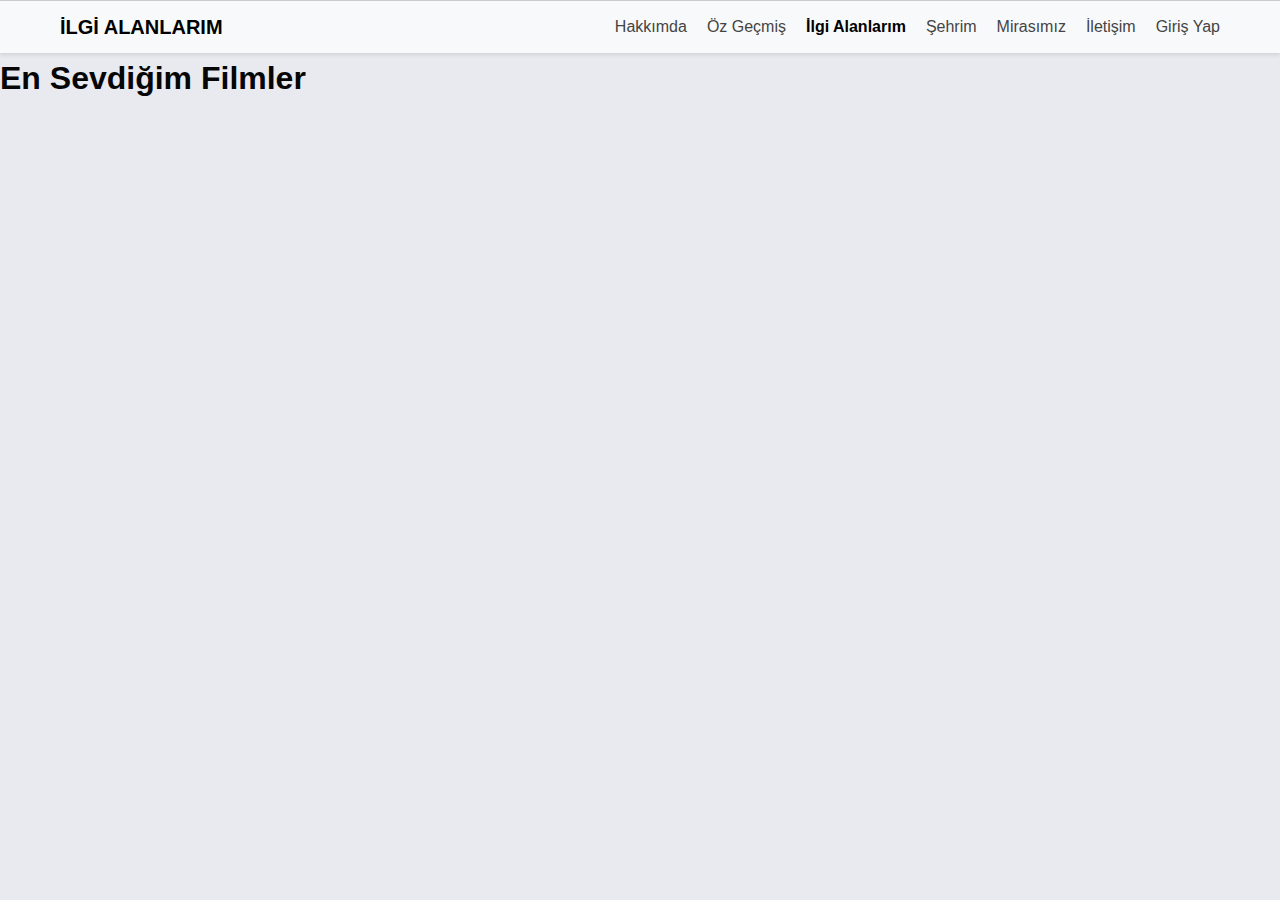
<file: ilgialanlarim.html>
<!DOCTYPE html>
<html lang="en">
<head>
    <meta charset="UTF-8">
    <meta name="viewport" content="width=device-width, initial-scale=1.0">
    <title>İlgi Alanlarım</title>
    <link rel="stylesheet" href="style.css">
</head>
<body>
      <!-- ÜST KISIM -->
  <nav class="navbar">
    <div class="navbar-container">
      <a class="navbar-brand" href="#">İLGİ ALANLARIM</a>
      <button class="menu-toggle" id="menu-toggle">&#9776;</button>
      <ul class="navbar-menu" id="navbar-menu">
        <li><a href="hakkimda.html">Hakkımda</a></li>
        <li><a href="ozgecmis.html">Öz Geçmiş</a></li>
        <li><a class="active" href="#">İlgi Alanlarım</a></li>
        <li><a href="sehrim.html">Şehrim</a></li>
        <li><a href="mirasimiz.html">Mirasımız</a></li>
        <li><a href="iletisim.html">İletişim</a></li>
          <li><a href="giris.html">Giriş Yap</a></li>
      </ul>
    </div>
  </nav>

  <style>
  
  

    .film-listesi { display: flex; flex-wrap: wrap; gap: 15px; }
    .film {
      border: 1px solid #0077cc;
      border-radius: 8px;
      padding: 10px;
      width: 200px;
      background: #e6f0ff;
      text-align: center;
    }
    .film img { width: 100%; border-radius: 5px; }
    .film h3 { font-size: 18px; margin: 10px 0 5px; }
    .film p { font-size: 14px; margin: 0; }
  </style>
</head>
<body>

<h1>En Sevdiğim Filmler</h1>
<div id="filmListesi" class="film-listesi"></div>


<script>
const apiKey = 'a5ccea51d7ced723ac05a719fda5a8b2'; 


const filmIDleri = [
  // Harry Potter Serisi
  671,       // Philosopher's Stone
  672,       // Chamber of Secrets
  673,       // Prisoner of Azkaban
  674,       // Goblet of Fire
  675,       // Order of the Phoenix
  767,       // Half-Blood Prince
  12444,     // Deathly Hallows Part 1
  12445,     // Deathly Hallows Part 2

  // Marvel Filmleri
  299534,    // Avengers: Endgame
  299536,    // Avengers: Infinity War
  24428,     // The Avengers

  // IMDb/puanı yüksek filmler
 
  155,       // The Dark Knight
  27205,     // Inception
  157336     // Interstellar
];

const filmListesiDiv = document.getElementById('filmListesi');

filmIDleri.forEach(id => {
  fetch(`https://api.themoviedb.org/3/movie/${id}?api_key=${apiKey}&language=tr-TR`)
    .then(response => response.json())
    .then(film => {
      const filmDiv = document.createElement('div');
      filmDiv.className = 'film';

      filmDiv.innerHTML = `
        <img src="https://image.tmdb.org/t/p/w300${film.poster_path}" alt="${film.title}" />
        <h3>${film.title}</h3>
        <p><strong>Yıl:</strong> ${film.release_date?.substring(0,4)}</p>
        <p><strong>Puan:</strong> ${film.vote_average}</p>
        <p>${film.overview?.substring(0, 100)}...</p>
      `;

      filmListesiDiv.appendChild(filmDiv);
    })
    .catch(err => {
      console.error('Film bilgisi yüklenirken hata:', err);
    });
});
</script>
  
   <script src="script.js"></script>
</body>
</html>
</file>
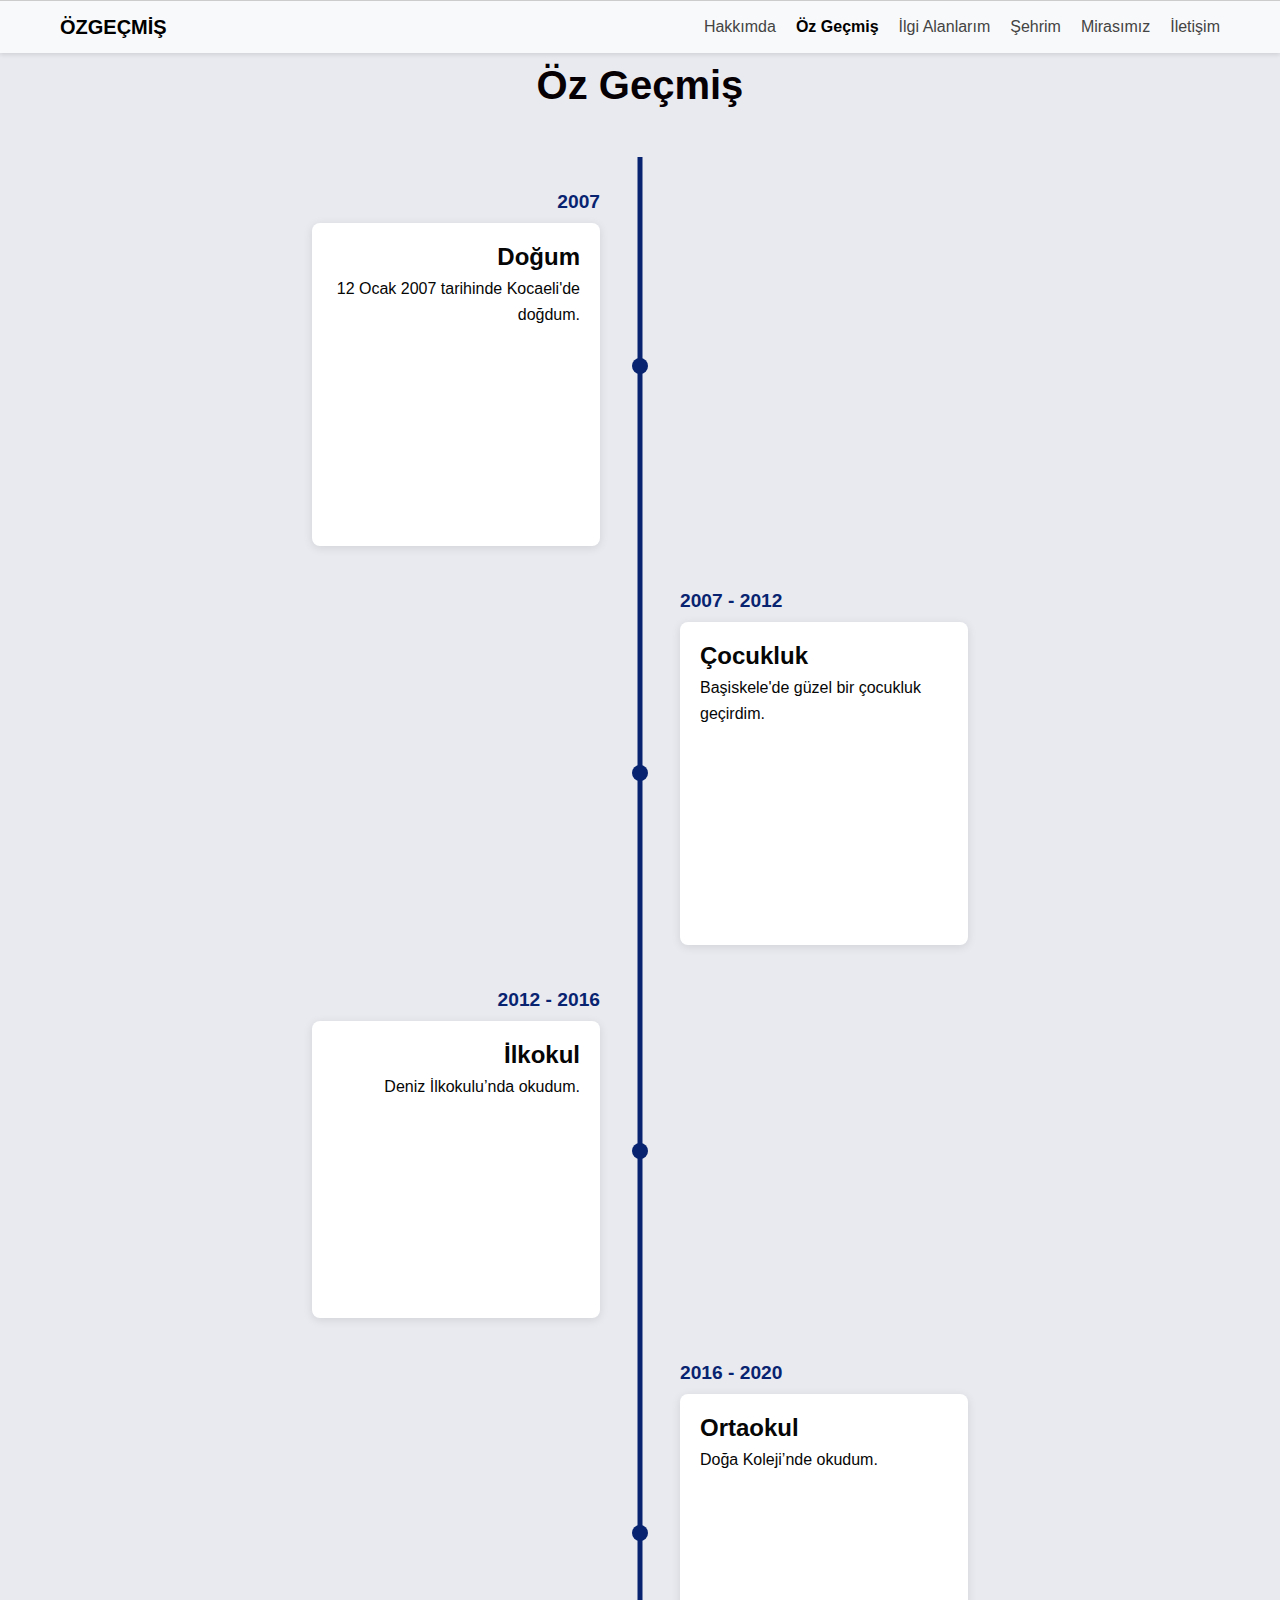
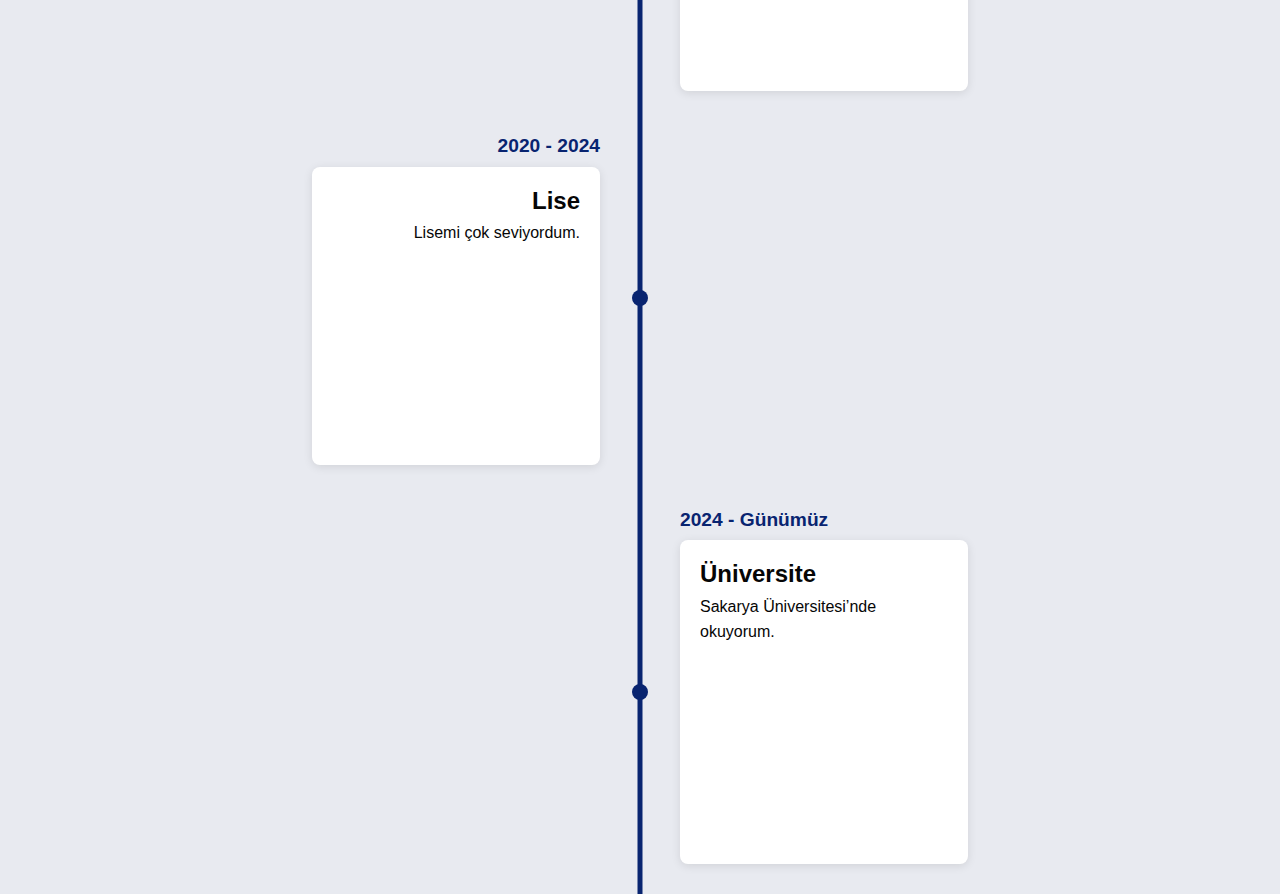
<file: ozgecmis.html>
<!DOCTYPE html>
<html lang="tr">
<head>
    <meta charset="UTF-8">
    <meta name="viewport" content="width=device-width, initial-scale=1.0">
    <title>Öz Geçmiş</title>
    <link rel="stylesheet" href="style.css">
</head>
<body>
      <!-- ÜST KISIM -->
   <nav class="navbar">
    <div class="navbar-container">
      <a class="navbar-brand" href="#">ÖZGEÇMİŞ</a>
      <button class="menu-toggle" id="menu-toggle">&#9776;</button>
      <ul class="navbar-menu" id="navbar-menu">
        <li><a href="hakkimda.html">Hakkımda</a></li>
        <li><a  class="active" href="#">Öz Geçmiş</a></li>
        <li><a href="ilgialanlarim.html">İlgi Alanlarım</a></li>
        <li><a href="sehrim.html">Şehrim</a></li>
        <li><a href="mirasimiz.html">Mirasımız</a></li>
        <li><a href="iletisim.html">İletişim</a></li>
      </ul>
    </div>
  </nav>

    <!-- Özgeçmiş Bölümü -->
    <section class="ozgecmis">
        <h1 class="timeline-title">Öz Geçmiş</h1>
        <div class="timeline">
            <div class="timeline-item">
                <div class="timeline-year">2007</div>
                <div class="timeline-content">
                    <h2>Doğum</h2>
                    <p>12 Ocak 2007 tarihinde Kocaeli'de doğdum.</p>
                <img src="deniz.jpeg" alt="bebek" class="timeline-img">
                </div>
            </div>

            <div class="timeline-item">
                <div class="timeline-year">2007 - 2012</div>
                <div class="timeline-content">
                    <h2>Çocukluk</h2>
                    <p>Başiskele'de güzel bir çocukluk geçirdim.</p>
                    <img src="deniz.jpeg" alt="bebek" class="timeline-img">
                </div>
            </div>

            <div class="timeline-item">
                <div class="timeline-year">2012 - 2016</div>
                <div class="timeline-content">
                    <h2>İlkokul</h2>
                    <p>Deniz İlkokulu’nda okudum.</p>
                <img src="deniz.jpeg" alt="bebek" class="timeline-img">
                </div>
            </div>

            <div class="timeline-item">
                <div class="timeline-year">2016 - 2020</div>
                <div class="timeline-content">
                    <h2>Ortaokul</h2>
                    <p>Doğa Koleji’nde okudum.</p>
                    <img src="deniz.jpeg" alt="bebek" class="timeline-img">
                </div>
            </div>

            <div class="timeline-item">
                <div class="timeline-year">2020 - 2024</div>
                <div class="timeline-content">
                    <h2>Lise</h2>
                    <p>Lisemi çok seviyordum.</p>
                    <img src="deniz.jpeg" alt="bebek" class="timeline-img">
                </div>
            </div>

            <div class="timeline-item">
                <div class="timeline-year">2024 - Günümüz</div>
                <div class="timeline-content">
                    <h2>Üniversite</h2>
                    <p>Sakarya Üniversitesi’nde okuyorum.</p>
                    <img src="deniz.jpeg" alt="bebek" class="timeline-img">
                </div>
            </div>
        </div>
    </section>



<script src="script.js"></script>
</body>
</html>
</file>
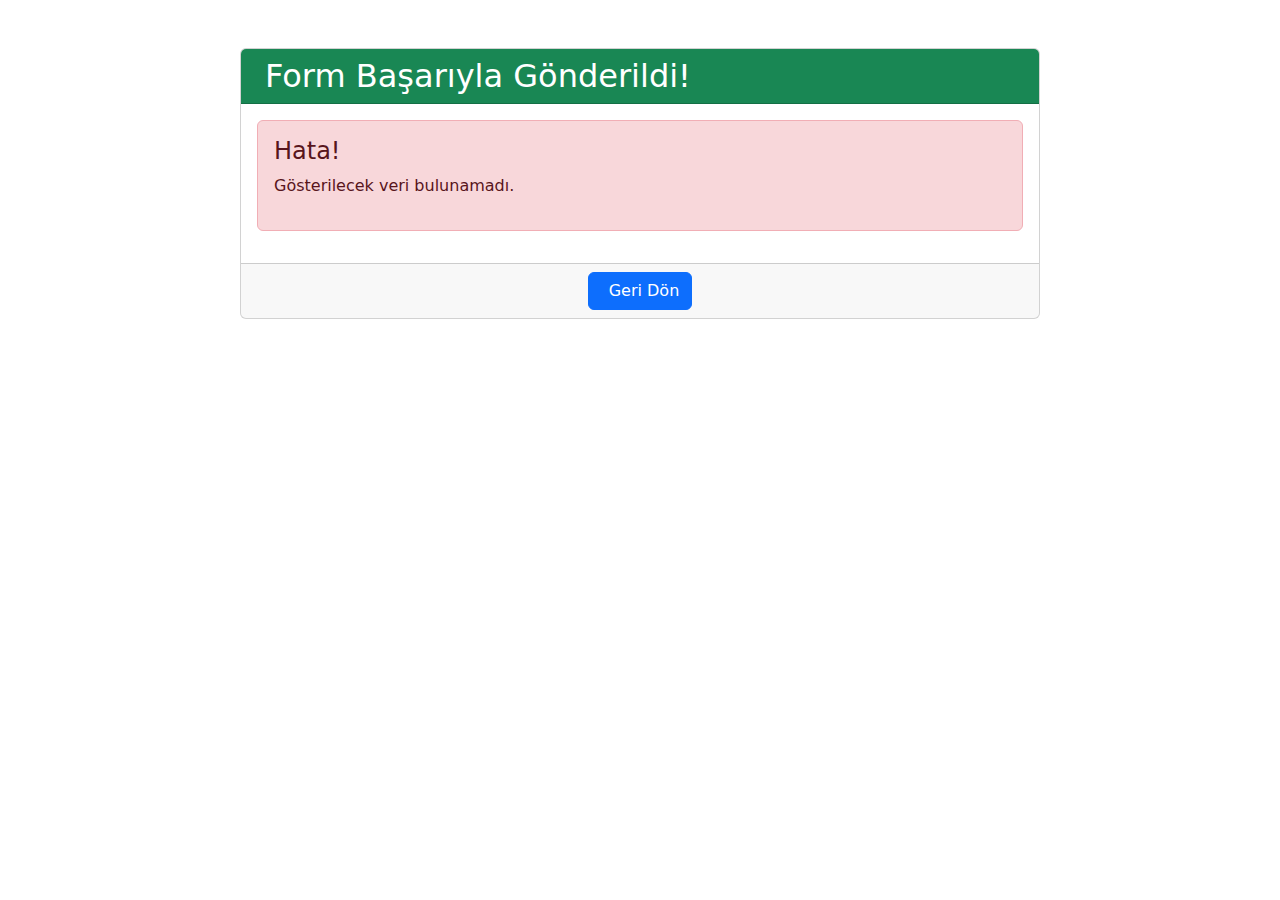
<file: sonuc.html>
<!DOCTYPE html>
<html lang="tr">
<head>
  <meta charset="UTF-8">
  <meta name="viewport" content="width=device-width, initial-scale=1.0">
  <title>Form Sonuçları</title>
  <link href="https://cdn.jsdelivr.net/npm/bootstrap@5.3.2/dist/css/bootstrap.min.css" rel="stylesheet">
  <style>
    .result-card {
      max-width: 800px;
      margin: 2rem auto;
    }
    .result-item {
      border-bottom: 1px solid #eee;
      padding: 1rem 0;
    }
  </style>
</head>
<body>
  <div class="container">
    <div class="card result-card mt-5">
      <div class="card-header bg-success text-white">
        <h2 class="mb-0"><i class="fas fa-check-circle me-2"></i>Form Başarıyla Gönderildi!</h2>
      </div>
      <div class="card-body" id="resultContainer">
        <!-- Veriler buraya dinamik olarak eklenecek -->
      </div>
      <div class="card-footer text-center">
        <a href="iletisim.html" class="btn btn-primary">
          <i class="fas fa-arrow-left me-2"></i>Geri Dön
        </a>
      </div>
    </div>
  </div>

  <script>
    // localStorage'dan verileri al
    const formData = JSON.parse(localStorage.getItem('formData'));
    
    if (!formData) {
      document.getElementById('resultContainer').innerHTML = `
        <div class="alert alert-danger">
          <h4 class="alert-heading">Hata!</h4>
          <p>Gösterilecek veri bulunamadı.</p>
        </div>
      `;
    } else {
      let html = '';
      for (const [key, value] of Object.entries(formData)) {
        html += `
          <div class="result-item">
            <h5 class="text-capitalize">${key.replace(/([A-Z])/g, ' $1')}:</h5>
            <p class="mb-0">${value || 'Belirtilmemiş'}</p>
          </div>
        `;
      }
      document.getElementById('resultContainer').innerHTML = html;
    }
  </script>
</body>
</html>
</file>
<file: style.css>
/* =========================================== */
/* === GENEL SAYFA STİLLERİ === */
/* =========================================== */

html {
  scroll-behavior: smooth;
}
* {
  box-sizing: border-box;
  margin: 0;
  padding: 0;
}

body {
  font-family: Arial, Helvetica, sans-serif;
  background-color: #e8eaf0;
  color: #060606;
  line-height: 1.6;
  font-size: 16px;
  scroll-behavior: smooth;
}

/* ==================== */
/* Navbar Tasarımı */
/* ==================== */

.navbar {
  background-color: #f8f9fa;
  box-shadow: 0 2px 4px rgba(0,0,0,0.1);
  padding: 10px 0;
  border-top: 1px solid #ccc;
}

.navbar-container {
  max-width: 1200px;
  margin: 0 auto;
  padding: 0 20px;
  display: flex;
  justify-content: space-between;
  align-items: center;
}

.navbar-brand {
  font-weight: bold;
  font-size: 20px;
  color: black;
  text-decoration: none;
}

.navbar-menu {
  list-style: none;
  display: flex;
  gap: 20px;
}

.navbar-menu li a {
  text-decoration: none;
  color: #444;
  transition: color 0.3s ease;
}

.navbar-menu li a:hover,
.navbar-menu li a.active {
  color: black;
  font-weight: bold;
}


/* HOŞGELDİNİZ BÖLÜMÜNÜ */
.welcome-section {
    text-align: center;
    max-width: 600px;
    margin: 20px auto;
    padding: 20px;
}

/* Profil Fotoğrafı */
.profile-img {
  width: 200px;
  height: 200px;
  border-radius: 50%;
  object-fit: cover;
  margin-top: 20px;
  box-shadow: 0 4px 10px rgba(0, 0, 0, 0.2);
 transition: transform 0.3s ease;
}

.profile-img:hover {
  transform: scale(1.05);
}

/* Yazı yazıyormuş gibi animasyon */
.typing-container {
  margin-top: 20px;
  font-size: 1.5rem;
  color: #343a40;
}

.typing-text {
  display: inline-block;
  border-right: 2px solid black;
  white-space: nowrap;
  overflow: hidden;
  animation: typing 5s steps(40, end), blink 0.75s step-end infinite;
}

@keyframes typing {
  from { width: 0 }
  to { width: 90% }
}

@keyframes blink {
  from, to { border-color: transparent }
  50% { border-color: black }
}

/* Menü ikon */
.menu-toggle {
  display: none;
  font-size: 24px;
  background: none;
  border: none;
  cursor: pointer;
}

/* ==================== */
/* Mobil Uyumlu Navbar */
/* ==================== */
@media (max-width: 768px) {
  .menu-toggle {
    display: block;
  }

  .navbar-menu {
    flex-direction: column;
    position: absolute;
    top: 60px;
    right: 20px;
    background-color: #f8f9fa;
    width: 200px;
    padding: 10px;
    display: none;
    box-shadow: 0 2px 6px rgba(0,0,0,0.2);
  }

  .navbar-menu.show {
    display: flex;
  }

  .navbar-menu li {
    margin-bottom: 10px;
  }

  .navbar-container {
    position: relative;
  }
}

/* =========================================== */
/* === HAKKIMDA === */
/* =========================================== */

.hakkimda {
 max-width: 800px;
  margin: 0 auto;
  padding: 30px;
  font-family: 'Segoe UI', Tahoma, Geneva, Verdana, sans-serif;
  color: #333;
  line-height: 1.7;
  background-color: #fff;
  border-radius: 10px;
  box-shadow: 0 5px 15px rgba(0,0,0,0.1);
}
@keyframes fadeIn {
  from { opacity: 0; transform: translateY(30px); }
  to { opacity: 1; transform: translateY(0); }
}

.friends-container, .family-section,
 .hobby-container{
  background: #f8f9fa;
    padding: 25px;
    border-radius: 15px;
    margin: 30px 0;
    box-shadow: 0 5px 15px rgba(0,0,0,0.05);
 }

/* BAŞLIK STİLLERİ */
  .section-title {
    color: #2c3e50;
    font-size: 2.2rem;
    text-align: center;
    margin-bottom: 25px;
    position: relative;
    padding-bottom: 10px;
  }

  .section-title::after {
    content: "";
    position: absolute;
    bottom: 0;
    left: 50%;
    transform: translateX(-50%);
    width: 80px;
    height: 3px;
    background: linear-gradient(to right, #3498db, #9b59b6);
  }

  .section-subtitle {
    color: #2980b9;
    font-size: 1.6rem;
    margin-top: 30px;
    margin-bottom: 15px;
    border-left: 4px solid #3498db;
    padding-left: 10px;
  }

  /* METİN STİLLERİ */
  .about-text, .family-text {
    font-size: 1.1rem;
    text-align: justify;
    margin-bottom: 20px;
    padding: 0 15px;
  }

 /* TEMEL KART STİLİ */
  .hobby-grid {
    display: grid;
    grid-template-columns: repeat(auto-fill, minmax(250px, 1fr));
    gap: 20px;
    margin-top: 20px;
  }

  .hobby-card {
    perspective: 1000px;
    height: 180px;
    cursor: pointer;
  }

  .hobby-card-inner {
    position: relative;
    width: 100%;
    height: 100%;
    transition: transform 0.6s;
    transform-style: preserve-3d;
  }

  .hobby-card.flipped .hobby-card-inner {
    transform: rotateY(180deg);
  }

  .hobby-card-front,
  .hobby-card-back {
    position: absolute;
    width: 100%;
    height: 100%;
    backface-visibility: hidden;
    border-radius: 10px;
    padding: 20px;
    display: flex;
    flex-direction: column;
    align-items: center;
    justify-content: center;
    box-shadow: 0 4px 8px rgba(0,0,0,0.1);
  }

  /* ÖN YÜZ */
  .hobby-card-front {
    background: linear-gradient(135deg, #6a11cb, #2575fc);
    color: white;
  }

  .hobby-card-front i {
    font-size: 2.5rem;
    margin-bottom: 15px;
  }

  .hobby-card-front h4 {
    font-size: 1.2rem;
    text-align: center;
  }

  /* ARKA YÜZ */
  .hobby-card-back {
    background: white;
    transform: rotateY(180deg);
    color: #333;
    
  }

  .hobby-card-back img {
    width: 100%;
    height: 100px;
    object-fit: cover;
    border-radius: 8px;
    margin-bottom: 10px;
     border-radius: 8px;
    transition: transform 0.3s ease;
  }

  .hobby-card-back img:hover {
      transform: scale(1.1);
  }

  .hobby-card-back p {
    text-align: center;
    font-size: 0.9rem;
    font-style: italic;
  }
/* Çoklu Fotoğraflar için */
  .multi-image {
  display: flex;
  flex-wrap: wrap;
  gap: 6px;
  justify-content: center;
  padding: 5px 0;

}

.multi-image img {
  width: 90px;
  height: 90px;
  object-fit: cover;
  border-radius: 8px;
  transition: transform 0.3s ease;
}
.multi-image img:hover {
  transform: scale(1.1);
}

  /* MOBİL UYUMLULUK */
  @media (max-width: 768px) {
    .hobby-grid {
      grid-template-columns: 1fr;
    }
    
    .hobby-card {
      height: 180px;
    }
  
}


 
/* Arkadaş Butonları */
.friend-btn {
  background: transparent;
    border: none;
    color: #0c42a5;
    padding: 0;
    font-weight: bold;
    cursor: pointer;
    text-decoration: underline;
    transition: all 0.3s;
}

.friend-btn:hover {
  color: #d9e5ed;
  text-decoration: none;
}

/* Modal Kutusu */
.friend-modal {
  display: none;
  position: fixed;
  z-index: 100;
  left: 0;
  top: 0;
  width: 100%;
  height: 100%;
  background-color: rgba(0,0,0,0.5);
}
 

.modal-content {
  background: rgb(255, 255, 255);
  margin: 10% auto;
  padding: 20px;
  width: 60%;
  max-width: 400px;
  border-radius: 10px;
  box-shadow: 0 5px 15px rgba(0,0,0,0.3);
  position: relative;
}

.close-btn {
  position: absolute;
  right: 15px;
  top: 10px;
  font-size: 24px;
  cursor: pointer;
}

.friend-photo {
  width: 150px;
  height: 150px;
  border-radius: 50%;
  object-fit: cover;
  display: block;
  margin: 0 auto 15px;
  border: 3px solid #3498db;
}

/* AİLE BÖLÜMÜ STİLLERİ */

  /* BUTONLAR */
  .family-buttons {
    display: flex;
    gap: 12px;
    flex-wrap: wrap;
    justify-content: center;
    margin: 20px 0;
  }

  .member-btn {
    background: linear-gradient(135deg, #6a11cb 0%, #2575fc 100%);
    color: white;
    border: none;
    padding: 12px 20px;
    border-radius: 8px;
    cursor: pointer;
    font-size: 1rem;
    transition: all 0.3s;
    display: flex;
    align-items: center;
    gap: 5px;
  }

  .member-btn:hover {
    transform: translateY(-3px);
    box-shadow: 0 5px 15px rgba(0,0,0,0.1);
  }

  .member-btn i {
    font-size: 1.1rem;
  }

  /* BİLGİ KARTI */
  .family-card {
    position: fixed;
    top: 50%;
    left: 50%;
    transform: translate(-50%, -50%);
    width: 90%;
    max-width: 500px;
    background: white;
    border-radius: 12px;
    z-index: 1000;
    box-shadow: 0 10px 30px rgba(0,0,0,0.2);
    overflow: hidden;
    animation: fadeInUp 0.4s;
   
  }

  .card-header {
    display: flex;
    justify-content: space-between;
    align-items: center;
    padding: 15px 18px;
    background: linear-gradient(135deg, #6a11cb 0%, #2575fc 100%);
    color: white;

  }

  .close-btn {
    background: none;
    border: none;
    color: white;
    font-size: 1.5rem;
    cursor: pointer;
  }

  .member-photo {
    width: 100%;
    height: 200px;
    object-fit: cover;
    border-bottom: 1px solid #eee;
  }

  .member-info {
    padding: 20px;
    font-size: 1rem;
    line-height: 1.6;
    color: #333;
  }

  .member-detail {
    padding: 0 20px 20px;
    font-style: italic;
    color: #666;
  }

  .hidden {
    display: none;
  }

  @keyframes fadeInUp {
    from {
      opacity: 0;
      transform: translate(-50%, -40%);
    }
    to {
      opacity: 1;
      transform: translate(-50%, -50%);
    }
  }

  /* GENEL AÇIKLAMA */
  .family-text {
    margin-top: 25px;
    line-height: 1.7;
    color: #555;
    padding: 0 10px;
  }


/* Sosyal medya / ikon butonları */
.button-custom {
  background-color: #343a40;
  border: none;
  padding: 12px 18px;
  margin: 5px;
  border-radius: 50%;
  font-size: 1.5rem;
  transition: all 0.3s ease;
  display: inline-block;
  text-align: center;
  color: white;
}

.button-custom:hover {
  background-color: #40587d;
  transform: translateY(-10px);
}
/* ==================== */
/* Responsive Yapı */
/* ==================== */
@media (max-width: 768px) {
  .container {
    width: 95%;
    padding: 15px;
  }

  h1 {
    font-size: 1.8rem;
  }

  h2 {
    font-size: 1.5rem;
  }

  button {
    font-size: 0.9rem;
    padding: 8px 16px;
  }
  .hakkimda {
      padding: 20px;
      margin: 0 15px;
    }
    
    .section-title {
      font-size: 1.8rem;
    }
    
    .section-subtitle {
      font-size: 1.4rem;
    }
    .hakkimda, .friends-container, .family-section {
    padding: 20px;
    margin: 20px 10px;
  }
  
  .section-title::after {
    width: 60px;
  }
}


/* === ÖZ GEÇMİŞ SAYFASI – ZAMAN ÇİZELGESİ ===== */

.ozgecmis h1 {
  font-size: 2.5rem;
  color:  #060005;
  margin-bottom: 40px;
  font-weight: bold;
  text-align:center;
}

/* Timeline Genel */
.timeline {
  position: relative;
  max-width: 800px;
  margin: 0 auto;
  padding: 10px 0;
}
.timeline-title{
  padding: auto;
}
/* Dikey Çizgi */
.timeline::before {
  content: '';
  position: absolute;
  left: 50%;
  top: 0;
  bottom: 0;
  width: 5px;
  background:   #082470;
  transform: translateX(-50%);
}

.timeline-img {
   width: 100%;
  margin-top: 10px;
  border-radius: 10px;
  opacity: 0;
  transform: translateY(15px) scale(0.95);
  transition: opacity 0.4s ease, transform 0.4s ease;
  height: auto;
  pointer-events: none; 
  visibility: hidden;
}

.timeline-content:hover .timeline-img {
  opacity: 1;
  transform: translateY(0) scale(1);
  visibility: visible;
  pointer-events: auto; 
}

/* Her bir olay */
.timeline-item {
  position: relative;
  width: 50%;
  padding: 20px 40px;
  box-sizing: border-box;
}

/* Sol ve Sağ hizalama */
.timeline-item:nth-child(odd) {
  left: 0;
  text-align: right;
}

.timeline-item:nth-child(even) {
  left: 50%;
  text-align: left;
}

/* Yıl kutusu */
.timeline-year {
  font-size: 1.2rem;
  font-weight: bold;
  color:  #082470;
  margin-bottom: 5px;
}

/* İçerik kutusu */
.timeline-content {
  background: white;
  padding: 15px 20px;
  border-radius: 8px;
  box-shadow: 0 2px 10px rgba(0, 0, 0, 0.1);
  display: inline-block;
  max-width: 90%;
  position: relative;
  cursor: pointer;
}

/* Küçük daireler */
.timeline-item::after {
  content: '';
  position: absolute;
  top: 50%;
  left: 100%;
  transform: translate(-50%, -50%);
  width: 1em; 
  height: 1em; 
  min-width: 16px;
  min-height: 16px; 
  background: #082470;
  border-radius: 50%;
  z-index: 1;
}

.timeline-item:nth-child(even)::after {
  left: 0%;
  transform: translateX(-50%);
}



.cv-container {
  max-width: 900px;
  margin: 40px auto;
  background: #fff;
  padding: 40px;
  border-radius: 12px;
  box-shadow: 0 8px 30px rgba(0, 0, 0, 0.1);
}

#cv-header {
  text-align: center;
  margin-bottom: 40px;
}

#cv-header h1 {
  font-size: 2.7rem;
  color: #082470;
  margin-bottom: 8px;
}

#cv-header p {
  font-size: 1.6rem;
  color: #666;
  margin: 0;
}

.cv-content {
  display: flex;
  flex-direction: column;
  gap: 40px;
}

.cv-main section {
  margin-bottom: 40px;
}

.cv-main h2 {
  font-size: 1.8rem;
  color: #0a2b7b;
  border-bottom: 2px solid #0a2b7b;
  padding-bottom: 6px;
  margin-bottom: 20px;
}

.cv-entry {
  margin-bottom: 20px;
}

.cv-entry h4 {
  font-size: 1.5rem;
  font-weight: 600;
  color: #222;
  margin-bottom: 5px;
}

.cv-entry .date {
  font-size: 1rem;
  color: #666;
  font-style: italic;
  margin-bottom: 6px;
  display: block;
}

.cv-entry p {
  font-size: 1.2rem;
  color: #444;
  margin: 5px 0;
}

.cv-main ul {
  list-style: none;
  padding: 0;
}

.cv-main ul li {
  position: relative;
  padding-left: 25px;
  margin-bottom: 10px;
  text-align: left;
}

.cv-main ul li::before {
  content: "✓";
  position: absolute;
  left: 0;
  color: #0a35b0;
  font-weight: bold;
}

@media (max-width: 768px) {
  .cv-container {
    padding: 20px;
  }

  #cv-header h1 {
    font-size: 1.8rem;
  }

  #cv-header p {
    font-size: 1rem;
  }

  .cv-main h2 {
    font-size: 1.4rem;
  }

  .cv-entry h4 {
    font-size: 1rem;
  }

  .cv-entry p, .cv-main ul li {
    font-size: 0.95rem;
  }
}


.slider-container {
  position: relative;
  width: 90%;
  max-width: 900px;
  margin: 40px auto;
  overflow: hidden;
  border-radius: 15px;
  box-shadow: 0 5px 15px rgba(0,0,0,0.3);
}

input[type="radio"] {
  display: none;
}

.slides {
  display: flex;
  transition: transform 0.6s ease;

}

.slide {
  width: 100%;
  height: 300px;
  background-size: cover;
  background-position: center;
  flex-shrink: 0;
  position: relative;
  cursor: pointer;
}
.slide-img-title {
  position: absolute;
  bottom: 20px;
  left: 20px;
  font-size: 20px;
  color: white;
  background: rgba(0,0,0,0.5);
  padding: 10px 20px;
  border-radius: 10px;
}

.main-title {
  text-align: center;
    max-width: 600px;
    margin: 20px auto;
    padding: 20px;
}

.main-title h1 {
  font-size: 3em;
  color: #222;
  text-shadow: 1px 1px 2px rgba(0,0,0,0.1);
  margin-bottom: 7px;
}

.slide-title {
  text-align: center;
  margin-top: 10px;
  margin-bottom: 40px;
  font-family: 'Segoe UI', sans-serif;
}
.slide-title h2 {
  font-size: 10px;
  color: #444;
  margin-bottom: 4px;
}

.slide-title p {
  font-style: italic;
  color: #555;
  font-size: 1em;
}

#slide1:checked ~ .slides {
  transform: translateX(0%);
}
#slide2:checked ~ .slides {
  transform: translateX(-100%);
}
#slide3:checked ~ .slides {
  transform: translateX(-200%);
}
#slide4:checked ~ .slides {
  transform: translateX(-300%);
}
#slide5:checked ~ .slides {
  transform: translateX(-400%);
}

/* Navigation Buttons (Dot Style) */
.navigation {
  position: absolute;
  bottom: 15px;
  left: 50%;
  transform: translateX(-50%);
  display: flex;
  gap: 10px;
}

.nav-btn {
  width: 15px;
  height: 15px;
  background: white;
  border-radius: 50%;
  cursor: pointer;
  transition: background 0.3s;
  border: 2px solid #999;
}

.nav-btn:hover {
  background: #999;
}

.info-section {
  padding: 60px 20px;
  text-align: center;
  background-color: #f5f5f5;
  border-top: 1px solid #ccc;
}


@media (max-width: 768px) {
  .slide {
    height: 250px;
  }

  .nav-btn {
    width: 12px;
    height: 12px;
  }
}

@media (max-width: 480px) {
  .slide {
    height: 180px;
  }

  .nav-btn {
    width: 10px;
    height: 10px;
  }
}

.nufus-buton {
            background-color: #4CAF50;
            border: none;
            color: white;
            padding: 15px 30px;
            text-align: center;
            text-decoration: none;
            display: inline-block;
            font-size: 16px;
            margin: 10px;
            cursor: pointer;
            border-radius: 8px;
            transition: all 0.3s;
            box-shadow: 0 4px 8px rgba(0,0,0,0.1);
        }
        
        .nufus-buton:hover {
            background-color: #45a049; 
            box-shadow: 0 6px 12px rgba(0,0,0,0.2);
        }
        
      .giresun-tarihi-dinleme{
        background: #063b0b;
        color: white;
        padding:10px;
        border-radius: 50%;
        border: none;
        cursor: pointer;
        margin: 10px;

}


#galeri {
  padding: 40px 20px;
  background: #f4f4f4;
  text-align: center;
}

.gallery-container {
  display: grid;
  grid-template-columns: repeat(auto-fit, minmax(200px, 1fr));
  gap: 15px;
  max-width: 1000px;
  margin: 0 auto;
}

.gallery-container img {
  width: 100%;
  border-radius: 10px;
  transition: transform 0.3s ease, box-shadow 0.3s ease;
  cursor: pointer;
}

.gallery-container img:hover {
  transform: scale(1.05);
  box-shadow: 0 10px 20px rgba(0, 0, 0, 0.2);
}
</file>
